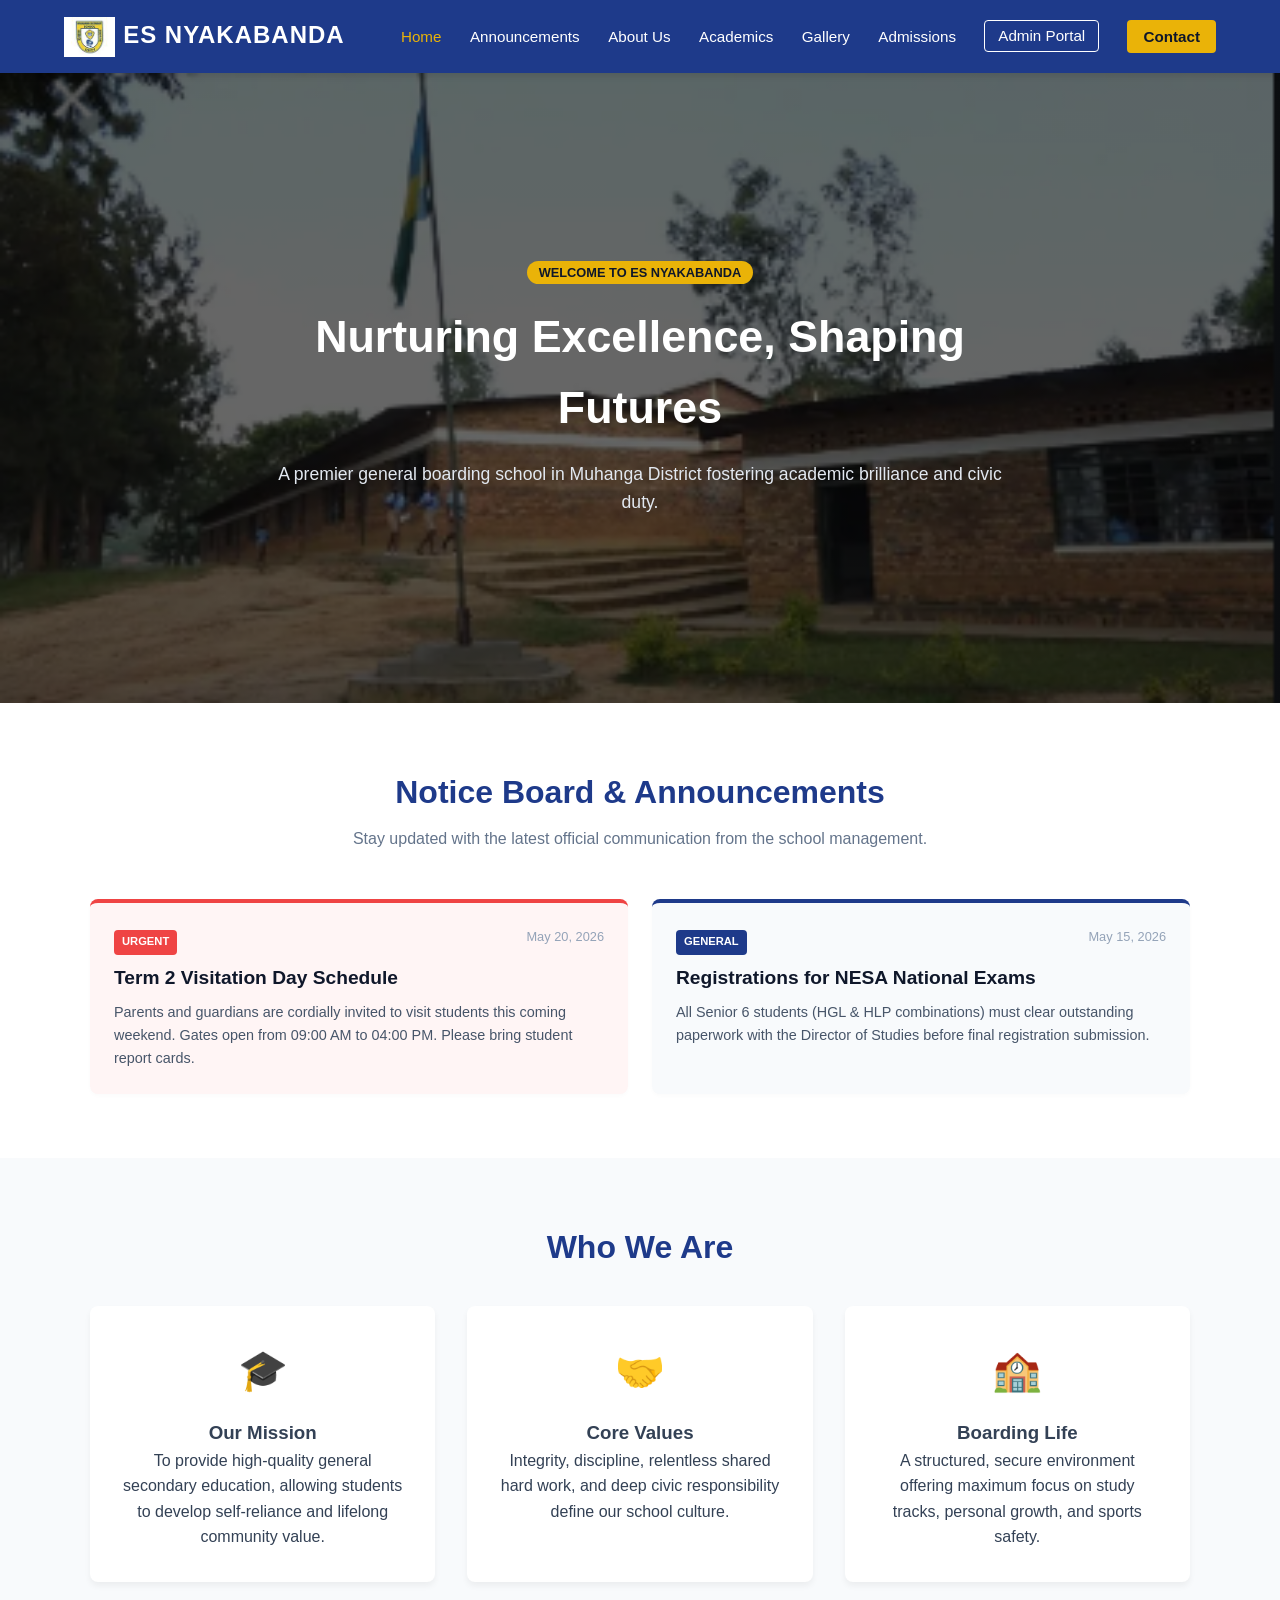
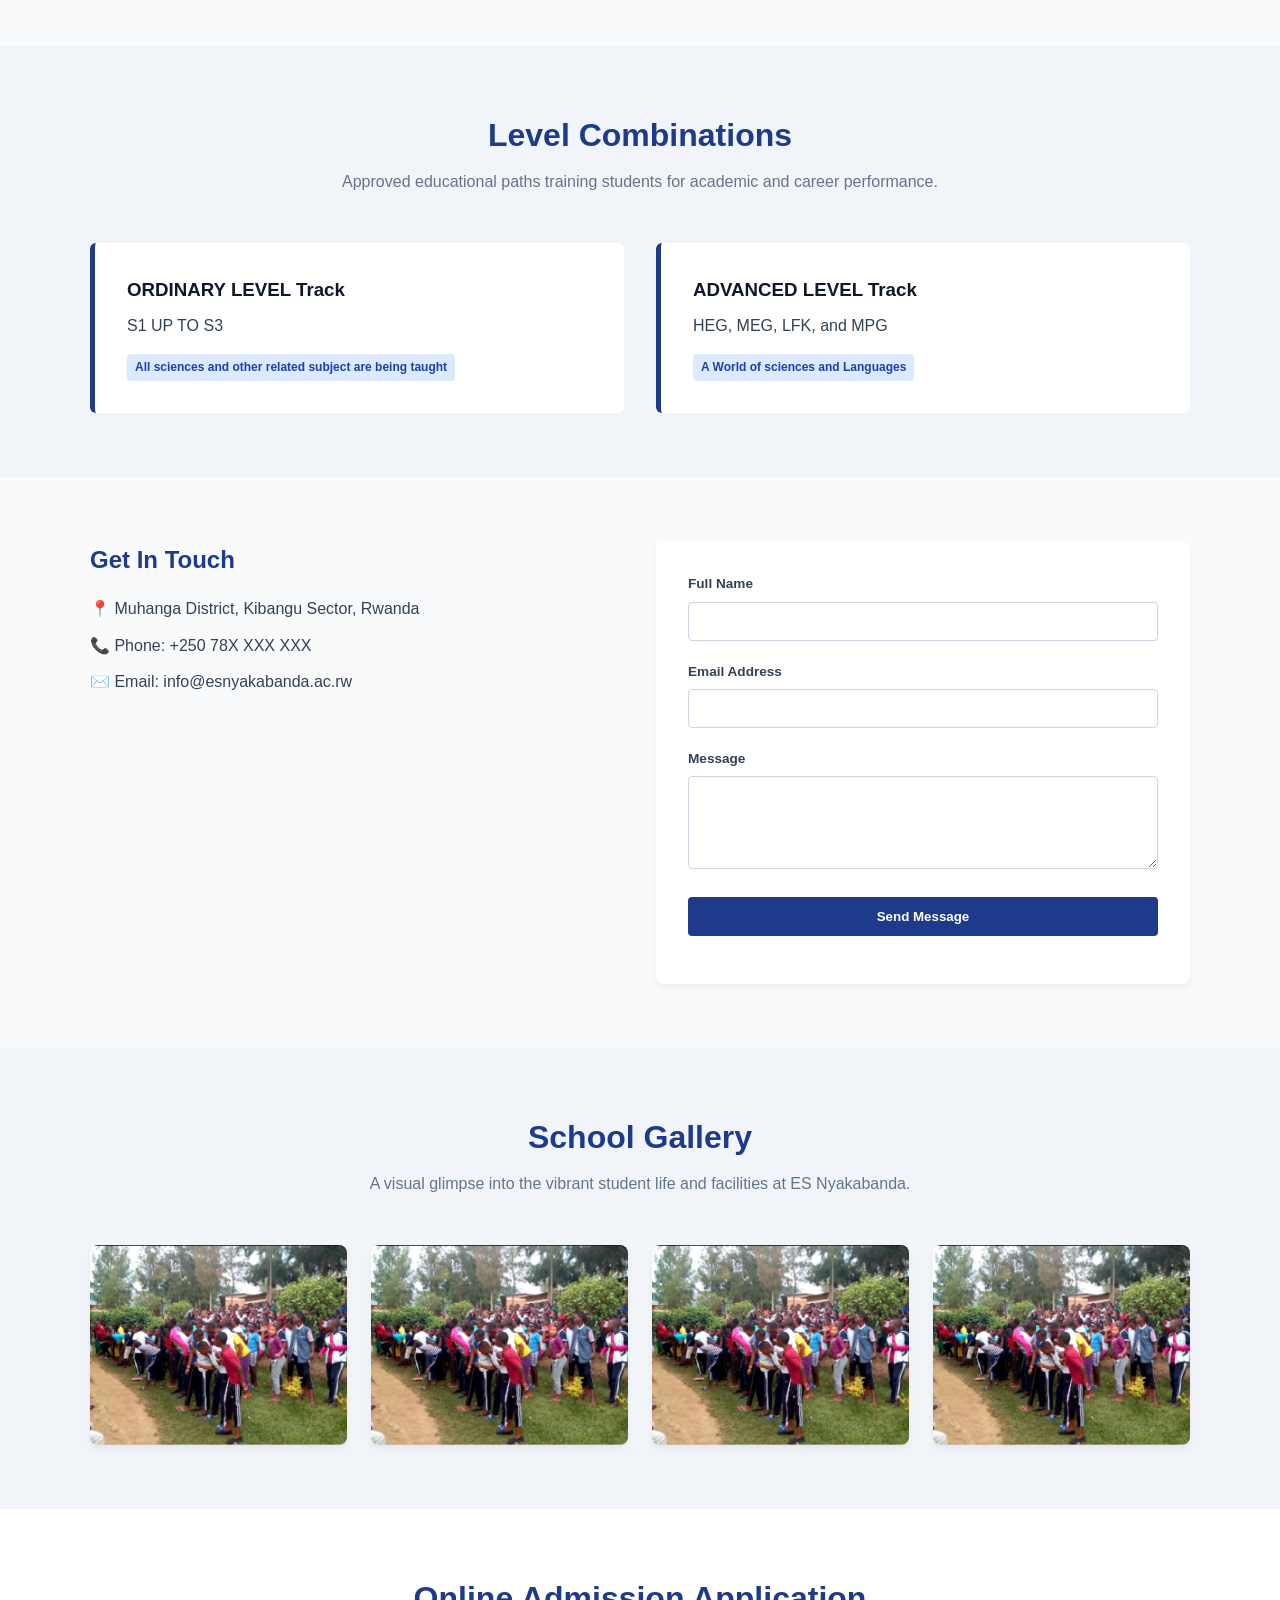
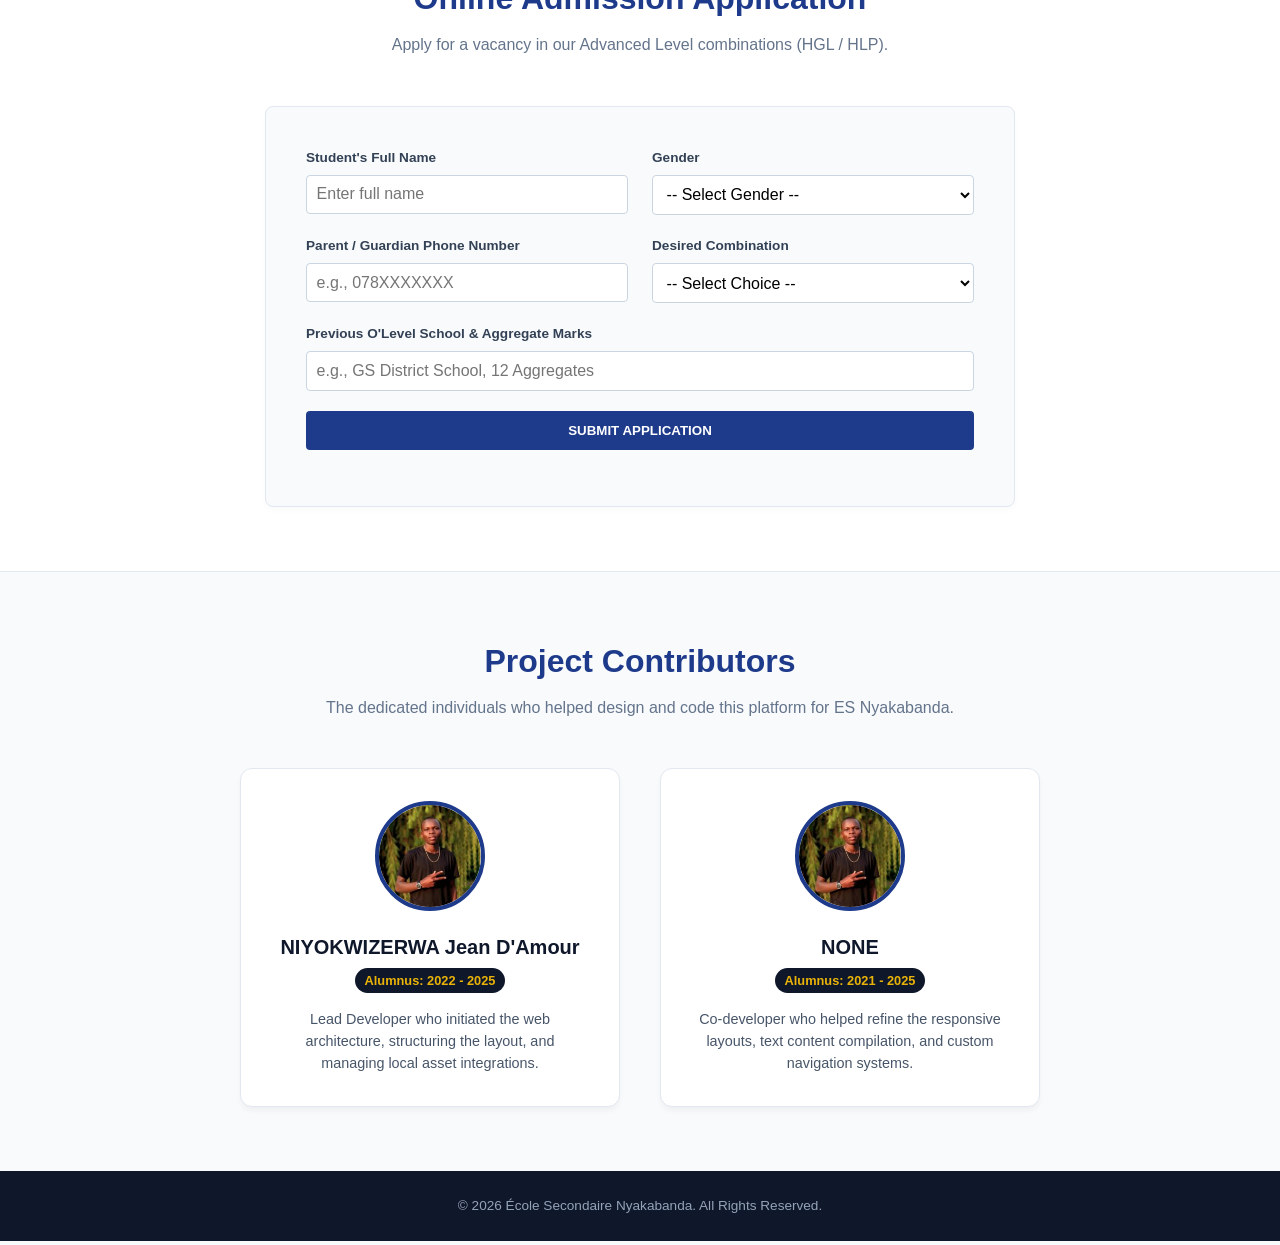
<file: index.html>
<!DOCTYPE html>
<html lang="en">
<head>
    <meta charset="UTF-8">
    <meta name="viewport" content="width=device-width, initial-scale=1.0">
    <title>ES Nyakabanda | Welcome</title>
    <link rel="icon" type="image/png" href="Logo.png">

    <!-- Linking external CSS file -->
    <link rel="stylesheet" href="style.css">
</head>
<body>

        <!-- 1. UPDATED NAVIGATION BAR (With your custom logo restored!) -->
    <header class="navbar">
        <div class="nav-container">
            <!-- RESTORED: Your school badge image path -->
            <a href="index.html" class="logo">
                <img src="Logo.jpg" alt="ES Nyakabanda Logo" style="height: 40px; width: auto; vertical-align: middle;">
                ES NYAKABANDA
            </a>
            
            <nav class="nav-links">
                <a href="index.html" class="active">Home</a>
                <a href="#announcements">Announcements</a>
                <a href="#about">About Us</a>
                <a href="#academics">Academics</a>               
                <a href="#gallery">Gallery</a>
                <a href="#admissions">Admissions</a>
                <a href="login.html" class="btn-admin">Admin Portal</a>
                <a href="#contact" class="btn-contact">Contact</a>
            </nav>
            <button class="menu-toggle" id="menuToggle" aria-label="Toggle Menu">
                <span></span><span></span><span></span>
            </button>
        </div>
    </header>

    <!-- UPDATED MOBILE DRAWER -->
    <div class="mobile-drawer" id="mobileDrawer">
        <a href="index.html">Home</a>
        <a href="#announcements">Announcements</a>
        <a href="#about">About Us</a>
        <a href="#academics">Academics</a>               
        <a href="#gallery">Gallery</a>
        <a href="#admissions">Admissions</a>
        <a href="login.html">Admin Portal</a>
        <a href="#contact">Contact</a>
    </div>

    <!-- 2. HERO SLIDESHOW SECTION (With your local computer photos restored!) -->
    <section class="hero-section">
        <!-- Slide 1: Main Campus View -->
        <div class="slide active" style="background-image: linear-gradient(rgba(0,0,0,0.6), rgba(0,0,0,0.6)), url('Image1.png');">
            <div class="hero-content">
                <span class="badge">Welcome to ES Nyakabanda</span>
                <h1>Nurturing Excellence, Shaping Futures</h1>
                <p>A premier general boarding school in Muhanga District fostering academic brilliance and civic duty.</p>
            </div>
        </div>
        <!-- Slide 2: Students Activity View -->
        <div class="slide" style="background-image: linear-gradient(rgba(0,0,0,0.6), rgba(0,0,0,0.6)), url('Poster.png');">
            <div class="hero-content">
                <span class="badge">Academics Focus</span>
                <h1>Preparing Tomorrow's Leaders</h1>
                <p>Rigorous national evaluation preparation with professional HGL and HLP combination tutoring tracks.</p>
            </div>
        </div>
    </section>

    <!-- NEW SECTION: STUDENT & PARENT ANNOUNCEMENT BOARD -->
    <section id="announcements" class="announcements-section">
        <div class="container">
            <h2 class="section-title">Notice Board & Announcements</h2>
            <p class="section-subtitle">Stay updated with the latest official communication from the school management.</p>
            
            <div class="announcements-container">
                <div class="notice-card urgent">
                    <div class="notice-badge">Urgent</div>
                    <span class="notice-date">May 20, 2026</span>
                    <h3>Term 2 Visitation Day Schedule</h3>
                    <p>Parents and guardians are cordially invited to visit students this coming weekend. Gates open from 09:00 AM to 04:00 PM. Please bring student report cards.</p>
                </div>

                <div class="notice-card">
                    <div class="notice-badge regular">General</div>
                    <span class="notice-date">May 15, 2026</span>
                    <h3>Registrations for NESA National Exams</h3>
                    <p>All Senior 6 students (HGL & HLP combinations) must clear outstanding paperwork with the Director of Studies before final registration submission.</p>
                </div>
            </div>
        </div>
    </section>

    <!-- 3. MISSION & CORE VALUES -->
    <section id="about" class="about-section">
        <div class="container">
            <h2 class="section-title">Who We Are</h2>
            <div class="grid-cards">
                <div class="card">
                    <div class="card-icon">🎓</div>
                    <h3>Our Mission</h3>
                    <p>To provide high-quality general secondary education, allowing students to develop self-reliance and lifelong community value.</p>
                </div>
                <div class="card">
                    <div class="card-icon">🤝</div>
                    <h3>Core Values</h3>
                    <p>Integrity, discipline, relentless shared hard work, and deep civic responsibility define our school culture.</p>
                </div>
                <div class="card">
                    <div class="card-icon">🏫</div>
                    <h3>Boarding Life</h3>
                    <p>A structured, secure environment offering maximum focus on study tracks, personal growth, and sports safety.</p>
                </div>
            </div>
        </div>
    </section>

    <!-- 4. ACADEMICS SECTION -->
    <section id="academics" class="academics-section">
        <div class="container">
            <h2 class="section-title">Level Combinations</h2>
            <p class="section-subtitle">Approved educational paths training students for academic and career performance.</p>
            <div class="grid-two">
                <div class="combo-box">
                    <h3>ORDINARY LEVEL Track</h3>
                    <p class="desc">S1 UP TO S3</p>
                    <span class="tag">All sciences and other related subject are being taught</span>
                </div>
                <div class="combo-box">
                    <h3>ADVANCED LEVEL Track</h3>
                    <p class="desc">HEG, MEG, LFK, and MPG</p>
                    <span class="tag">A World of sciences and Languages</span>
                </div>
            </div>
        </div>
    </section>

    <!-- 5. CONTACT & FOOTER SECTION -->
    <section id="contact" class="contact-section">
        <div class="container grid-two">
            <div class="contact-info">
                <h2>Get In Touch</h2>
                <p>📍 Muhanga District, Kibangu Sector, Rwanda</p>
                <p>📞 Phone: +250 78X XXX XXX</p>
                <p>✉️ Email: info@esnyakabanda.ac.rw</p>
            </div>
            <div class="contact-form-container">
                <!-- Javascript Form Validation Interface -->
                <form id="contactForm" onsubmit="return validateForm(event)">
                    <div class="form-group">
                        <label for="userName">Full Name</label>
                        <input type="text" id="userName" required>
                    </div>
                    <div class="form-group">
                        <label for="userEmail">Email Address</label>
                        <input type="email" id="userEmail" required>
                    </div>
                    <div class="form-group">
                        <label for="userMessage">Message</label>
                        <textarea id="userMessage" rows="4" required></textarea>
                    </div>
                    <button type="submit" class="submit-btn">Send Message</button>
                    <p id="formStatus" class="status-msg"></p>
                </form>
            </div>
        </div>
    </section>

        <!-- ======================================================== -->
    <!-- NEW SECTION A: SCHOOL GALLERY GRID                      -->
    <!-- ======================================================== -->
    <section id="gallery" class="gallery-section">
        <div class="container">
            <h2 class="section-title">School Gallery</h2>
            <p class="section-subtitle">A visual glimpse into the vibrant student life and facilities at ES Nyakabanda.</p>
            
            <div class="gallery-grid">
                <!-- Image 1 -->
                <div class="gallery-item">
                    <img src="students.png" alt="ES Nyakabanda Campus View">
                    <div class="gallery-overlay"><h3>School Main Campus</h3></div>
                </div>
                <!-- Image 2 -->
                <div class="gallery-item">
                    <img src="students.png" alt="Students Academic Activity">
                    <div class="gallery-overlay"><h3>Classroom Learning</h3></div>
                </div>
                <!-- Image 3 (Replace 'gallery_3.jpg' with any other photo you have) -->
                <div class="gallery-item">
                    <img src="students.png" alt="School Sports and Events" onerror="this.src='images/students_activity.jpg'">
                    <div class="gallery-overlay"><h3>Extracurricular & Sports</h3></div>
                </div>
                <!-- Image 4 (Replace 'gallery_4.jpg' with any other photo you have) -->
                <div class="gallery-item">
                    <img src="students.png" alt="Boarding Facilities" onerror="this.src='images/campus_main.jpg'">
                    <div class="gallery-overlay"><h3>Boarding Life</h3></div>
                </div>
            </div>
        </div>
    </section>

    <!-- ======================================================== -->
    <!-- NEW SECTION B: ADMISSION APPLICATION FORM               -->
    <!-- ======================================================== -->
    <section id="admissions" class="admissions-section">
        <div class="container">
            <h2 class="section-title">Online Admission Application</h2>
            <p class="section-subtitle">Apply for a vacancy in our Advanced Level combinations (HGL / HLP).</p>
            
            <div class="form-card-container">
                <form id="admissionForm" onsubmit="return handleAdmissionSubmit(event)">
                    <div class="form-row-two">
                        <div class="form-group">
                            <label for="studentName">Student's Full Name</label>
                            <input type="text" id="studentName" required placeholder="Enter full name">
                        </div>
                        <div class="form-group">
                            <label for="studentGender">Gender</label>
                            <select id="studentGender" required>
                                <option value="">-- Select Gender --</option>
                                <option value="Male">Male</option>
                                <option value="Female">Female</option>
                            </select>
                        </div>
                    </div>

                    <div class="form-row-two">
                        <div class="form-group">
                            <label for="parentContact">Parent / Guardian Phone Number</label>
                            <input type="tel" id="parentContact" required placeholder="e.g., 078XXXXXXX">
                        </div>
                        <div class="form-group">
                            <label for="targetCombination">Desired Combination</label>
                            <select id="targetCombination" required>
                                <option value="">-- Select Choice --</option>
                                <option value="HGL">HGL (History - Geography - Literature)</option>
                                <option value="HLP">HLP (History - Literature - Psychology)</option>
                            </select>
                        </div>
                    </div>

                    <div class="form-group">
                        <label for="previousSchool">Previous O'Level School & Aggregate Marks</label>
                        <input type="text" id="previousSchool" required placeholder="e.g., GS District School, 12 Aggregates">
                    </div>

                    <button type="submit" class="submit-btn text-uppercase">Submit Application</button>
                    <p id="admissionStatus" class="status-msg"></p>
                </form>
            </div>
        </div>
    </section>

        <!-- ======================================================== -->
    <!-- NEW SECTION: PROJECT CONTRIBUTORS & CREDITS             -->
    <!-- ======================================================== -->
    <section id="contributors" class="contributors-section">
        <div class="container">
            <h2 class="section-title">Project Contributors</h2>
            <p class="section-subtitle">The dedicated individuals who helped design and code this platform for ES Nyakabanda.</p>
            
            <div class="contributors-grid">
                <!-- Contributor 1 -->
                <div class="contributor-card">
                    <div class="avatar-container">
                        <!-- Replace 'contributor1.jpg' with their real picture name -->
                        <img src="mutara.png" alt="Contributor Name" class="contributor-img" onerror="this.src='images/logo.png'">
                    </div>
                    <h3>NIYOKWIZERWA Jean D'Amour</h3>
                    <span class="alum-tag">Alumnus: 2022 - 2025</span>
                    <p class="contributor-desc">Lead Developer who initiated the web architecture, structuring the layout, and managing local asset integrations.</p>
                </div>

                <!-- Contributor 2 -->
                <div class="contributor-card">
                    <div class="avatar-container">
                        <!-- Replace 'contributor2.jpg' with their real picture name -->
                        <img src="mutara.png" alt="Contributor Name" class="contributor-img" onerror="this.src='images/logo.png'">
                    </div>
                    <h3>NONE</h3>
                    <span class="alum-tag">Alumnus: 2021 - 2025</span>
                    <p class="contributor-desc">Co-developer who helped refine the responsive layouts, text content compilation, and custom navigation systems.</p>
                </div>
            </div>
        </div>
    </section>


    <footer class="footer">
        <p>&copy; 2026 École Secondaire Nyakabanda. All Rights Reserved.</p>
    </footer>

    <!-- Linking external JS file -->
    <script src="script.js"></script>
</body>
</html>
</file>
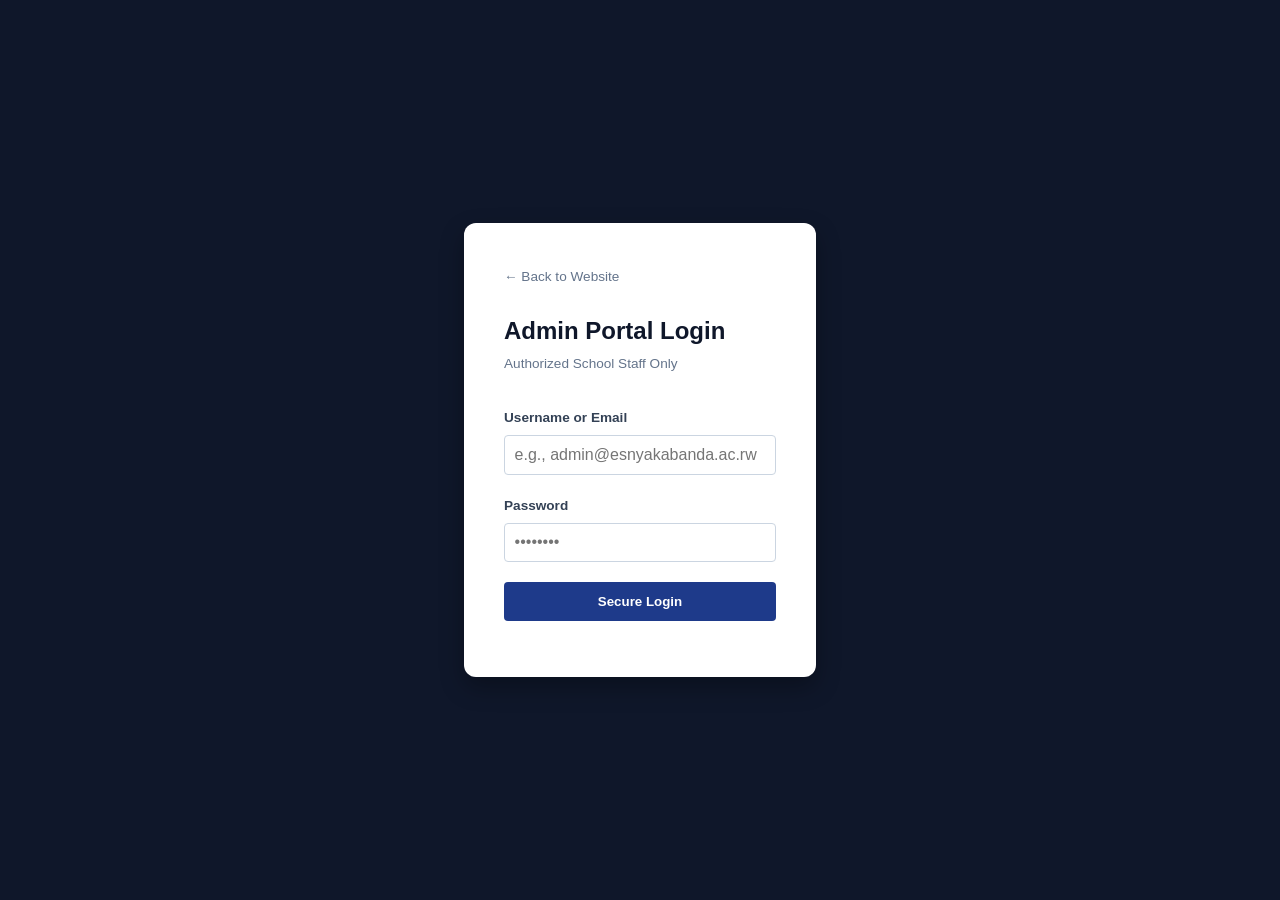
<file: Login.html>
<!DOCTYPE html>
<html lang="en">
<head>
    <meta charset="UTF-8">
    <meta name="viewport" content="width=device-width, initial-scale=1.0">
    <title>ES Nyakabanda | Admin Login</title>
    <link rel="icon" type="image/png" href="Logo.png">

    <link rel="stylesheet" href="style.css">
</head>
<body class="login-body">

    <div class="login-container">
        <div class="login-box">
            <a href="index.html" class="back-home">&larr; Back to Website</a>
            <h2>Admin Portal Login</h2>
            <p class="login-subtitle">Authorized School Staff Only</p>
            
            <form id="loginForm" onsubmit="handleLogin(event)">
                <div class="form-group">
                    <label for="adminUser">Username or Email</label>
                    <input type="text" id="adminUser" required placeholder="e.g., admin@esnyakabanda.ac.rw">
                </div>
                <div class="form-group">
                    <label for="adminPass">Password</label>
                    <input type="password" id="adminPass" required placeholder="••••••••">
                </div>
                <button type="submit" class="submit-btn">Secure Login</button>
                <p id="loginStatus" class="status-msg"></p>
            </form>
        </div>
    </div>

    <!-- Injecting the script helper directly for easy handling -->
    <script>
        function handleLogin(event) {
            event.preventDefault();
            
            const user = document.getElementById('adminUser').value;
            const pass = document.getElementById('adminPass').value;
            const status = document.getElementById('loginStatus');
            
            // Temporary static credentials for security testing simulation
            if (user === "admin" && pass === "Nyakabanda2026") {
                status.style.color = "green";
                status.innerText = "Access Granted! Redirecting to Dashboard...";
                
                // Simulate taking them to a dashboard panel
                setTimeout(() => {
                    alert("Dashboard backend system would load here!");
                }, 1500);
            } else {
                status.style.color = "red";
                status.innerText = "Invalid credentials. Please contact system manager.";
            }
        }
    </script>
</body>
</html>
</file>
<file: style.css>
/* --- Core Reset and Base Variables --- */
* {
    margin: 0;
    padding: 0;
    box-sizing: border-box;
}
html {
    scroll-behavior: smooth;
    font-family: 'Segoe UI', Tahoma, Geneva, Verdana, sans-serif;
}
:root {
    --primary-blue: #1e3a8a;
    --secondary-blue: #0f172a;
    --accent-yellow: #eab308;
    --text-dark: #334155;
    --bg-light: #f8fafc;
}
body {
    background-color: var(--bg-light);
    color: var(--text-dark);
    line-height: 1.6;
}
.container {
    width: 90%;
    max-width: 1100px;
    margin: 0 auto;
}

/* --- Navigation Layout --- */
.navbar {
    background-color: var(--primary-blue);
    position: sticky;
    top: 0;
    z-index: 1000;
    box-shadow: 0 4px 6px -1px rgba(0,0,0,0.1);
}
.nav-container {
    display: flex;
    justify-content: space-between;
    align-items: center;
    padding: 1rem 5%;
}
.logo {
    color: white;
    font-size: 1.5rem;
    font-weight: bold;
    text-decoration: none;
    letter-spacing: 1px;
}
.nav-links a {
    color: white;
    text-decoration: none;
    margin-left: 1.5rem;
    font-size: 0.95rem;
    font-weight: 500;
    transition: color 0.2s ease;
}
.nav-links a:hover, .nav-links a.active {
    color: var(--accent-yellow);
}
.nav-links a.btn-contact {
    background-color: var(--accent-yellow);
    color: var(--secondary-blue);
    padding: 0.5rem 1rem;
    border-radius: 4px;
    font-weight: bold;
}
.nav-links a.btn-contact:hover {
    background-color: #fde047;
}

/* --- Mobile Menu Drawer --- */
.menu-toggle {
    display: none;
    flex-direction: column;
    justify-content: space-around;
    width: 24px;
    height: 24px;
    background: transparent;
    border: none;
    cursor: pointer;
}
.menu-toggle span {
    width: 24px;
    height: 3px;
    background-color: white;
    border-radius: 2px;
}
.mobile-drawer {
    display: none;
    background-color: var(--secondary-blue);
    padding: 1rem;
    flex-direction: column;
}
.mobile-drawer a {
    color: white;
    text-decoration: none;
    padding: 0.75rem 0;
    border-bottom: 1px solid #1e293b;
}

/* --- Dynamic Slideshow Hero --- */
.hero-section {
    position: relative;
    height: 70vh;
    overflow: hidden;
}
.slide {
    position: absolute;
    top: 0;
    left: 0;
    width: 100%;
    height: 100%;
    opacity: 0;
    transition: opacity 1s ease-in-out;
    display: flex;
    align-items: center;
    justify-content: center;
    text-align: center;
     background-repeat: no-repeat;
    background-size: cover;
    background-position: center;
}
.slide.active {
    opacity: 1;
}
.hero-content {
    color: white;
    max-width: 800px;
    padding: 0 1.5rem;
}
.badge {
    background-color: var(--accent-yellow);
    color: var(--secondary-blue);
    padding: 0.25rem 0.75rem;
    font-size: 0.8rem;
    font-weight: bold;
    border-radius: 50px;
    text-transform: uppercase;
}
.hero-content h1 {
    font-size: 2.8rem;
    margin: 1rem 0;
}
.hero-content p {
    font-size: 1.1rem;
    color: #e2e8f0;
}

/* --- Responsive Sections & Cards --- */
.section-title {
    text-align: center;
    font-size: 2rem;
    color: var(--primary-blue);
    margin-bottom: 2rem;
}
.about-section, .academics-section, .contact-section {
    padding: 4rem 0;
}
.grid-cards {
    display: grid;
    grid-template-columns: repeat(auto-fit, minmax(280px, 1fr));
    gap: 2rem;
}
.card {
    background: white;
    padding: 2rem;
    border-radius: 8px;
    box-shadow: 0 4px 6px rgba(0,0,0,0.05);
    text-align: center;
    transition: transform 0.3s ease;
}
.card:hover {
    transform: translateY(-5px);
}
.card-icon {
    font-size: 2.5rem;
    margin-bottom: 1rem;
}

/* --- Academics Grid --- */
.section-subtitle {
    text-align: center;
    margin-top: -1.5rem;
    margin-bottom: 3rem;
    color: #64748b;
}
.academics-section {
    background-color: #f1f5f9;
}
.grid-two {
    display: grid;
    grid-template-columns: repeat(auto-fit, minmax(320px, 1fr));
    gap: 2rem;
}
.combo-box {
    background: white;
    padding: 2rem;
    border-radius: 6px;
    border-left: 5px solid var(--primary-blue);
}
.combo-box h3 {
    color: var(--secondary-blue);
    margin-bottom: 0.5rem;
}
.tag {
    display: inline-block;
    background-color: #dbeafe;
    color: #1e40af;
    font-size: 0.75rem;
    padding: 0.25rem 0.5rem;
    border-radius: 4px;
    margin-top: 1rem;
    font-weight: bold;
}

/* --- Interactive Validation Form --- */
.contact-info h2 {
    color: var(--primary-blue);
    margin-bottom: 1rem;
}
.contact-info p {
    margin-bottom: 0.7rem;
}
.contact-form-container {
    background: white;
    padding: 2rem;
    border-radius: 8px;
    box-shadow: 0 4px 6px rgba(0,0,0,0.05);
}
.form-group {
    margin-bottom: 1.25rem;
}
.form-group label {
    display: block;
    font-size: 0.85rem;
    font-weight: 600;
    margin-bottom: 0.4rem;
}
.form-group input, .form-group textarea {
    width: 100%;
    padding: 0.6rem;
    border: 1px solid #cbd5e1;
    border-radius: 4px;
    font-size: 1rem;
}
.submit-btn {
    background-color: var(--primary-blue);
    color: white;
    border: none;
    padding: 0.75rem 1.5rem;
    border-radius: 4px;
    cursor: pointer;
    font-weight: bold;
    width: 100%;
}
.submit-btn:hover {
    background-color: var(--secondary-blue);
}
.status-msg {
    margin-top: 1rem;
    font-size: 0.9rem;
    font-weight: bold;
    text-align: center;
}

/* --- Footer Setup --- */
.footer {
    background-color: var(--secondary-blue);
    color: #94a3b8;
    text-align: center;
    padding: 1.5rem 0;
    font-size: 0.85rem;
}

/* --- Media Breakpoint Updates --- */
@media (max-width: 768px) {
    .nav-links { display: none; }
    .menu-toggle { display: flex; }
    .mobile-drawer.open { display: flex; }
    .hero-content h1 { font-size: 2rem; }
}

/* --- Announcements Notice Board Styles --- */
.announcements-section {
    background-color: #ffffff;
    padding: 4rem 0;
}
.announcements-container {
    display: grid;
    grid-template-columns: repeat(auto-fit, minmax(300px, 1fr));
    gap: 1.5rem;
    margin-top: 2rem;
}
.notice-card {
    background: #f8fafc;
    padding: 1.5rem;
    border-radius: 8px;
    border-top: 4px solid var(--primary-blue);
    box-shadow: 0 2px 4px rgba(0,0,0,0.02);
}
.notice-card.urgent {
    border-top-color: #ef4444;
    background-color: #fff5f5;
}
.notice-badge {
    display: inline-block;
    font-size: 0.7rem;
    font-weight: bold;
    text-transform: uppercase;
    padding: 0.2rem 0.5rem;
    border-radius: 4px;
    color: white;
    background-color: var(--primary-blue);
    margin-bottom: 0.5rem;
}
.notice-card.urgent .notice-badge {
    background-color: #ef4444;
}
.notice-date {
    float: right;
    font-size: 0.8rem;
    color: #94a3b8;
}
.notice-card h3 {
    font-size: 1.2rem;
    color: var(--secondary-blue);
    margin-bottom: 0.5rem;
    clear: both;
}
.notice-card p {
    font-size: 0.9rem;
    color: #475569;
}

/* --- Admin Button Style --- */
.nav-links a.btn-admin {
    border: 1px solid white;
    padding: 0.4rem 0.8rem;
    border-radius: 4px;
}
.nav-links a.btn-admin:hover {
    background-color: rgba(255, 255, 255, 0.1);
    color: white;
}

/* --- Login Page Styles --- */
.login-body {
    background-color: var(--secondary-blue);
    display: flex;
    justify-content: center;
    align-items: center;
    min-height: 100vh;
}
.login-container {
    width: 100%;
    max-width: 400px;
    padding: 1.5rem;
}
.login-box {
    background: white;
    padding: 2.5rem;
    border-radius: 12px;
    box-shadow: 0 10px 25px rgba(0,0,0,0.3);
}
.back-home {
    display: inline-block;
    text-decoration: none;
    color: #64748b;
    font-size: 0.85rem;
    margin-bottom: 1.5rem;
}
.back-home:hover {
    color: var(--primary-blue);
}
.login-box h2 {
    color: var(--secondary-blue);
    margin-bottom: 0.2rem;
}
.login-subtitle {
    font-size: 0.85rem;
    color: #64748b;
    margin-bottom: 2rem;
}

/* --- Campus Gallery Layout --- */
.gallery-section {
    background-color: #f1f5f9;
    padding: 4rem 0;
}
.gallery-grid {
    display: grid;
    grid-template-columns: repeat(auto-fit, minmax(240px, 1fr));
    gap: 1.5rem;
    margin-top: 2rem;
}
.gallery-item {
    position: relative;
    border-radius: 8px;
    overflow: hidden;
    height: 200px;
    box-shadow: 0 4px 6px rgba(0,0,0,0.05);
}
.gallery-item img {
    width: 100%;
    height: 100%;
    object-fit: cover;
    transition: transform 0.4s ease;
}
.gallery-overlay {
    position: absolute;
    bottom: 0;
    left: 0;
    width: 100%;
    background: linear-gradient(transparent, rgba(15, 23, 42, 0.9));
    color: white;
    padding: 1rem;
    opacity: 0;
    transition: opacity 0.3s ease;
}
.gallery-item:hover img {
    transform: scale(1.08);
}
.gallery-item:hover .gallery-overlay {
    opacity: 1;
}

/* --- Admission Form Layout --- */
.admissions-section {
    background-color: #ffffff;
    padding: 4rem 0;
}
.form-card-container {
    background: #f8fafc;
    max-width: 750px;
    margin: 2rem auto 0 auto;
    padding: 2.5rem;
    border-radius: 8px;
    border: 1px solid #e2e8f0;
    box-shadow: 0 4px 6px rgba(0,0,0,0.02);
}
.form-row-two {
    display: grid;
    grid-template-columns: repeat(auto-fit, minmax(280px, 1fr));
    gap: 1.5rem;
}
.form-card-container select {
    width: 100%;
    padding: 0.6rem;
    border: 1px solid #cbd5e1;
    border-radius: 4px;
    font-size: 1rem;
    background-color: white;
}
.text-uppercase {
    text-transform: uppercase;
}
/* --- Project Contributors Section Styles --- */
.contributors-section {
    background-color: #f8fafc;
    padding: 4rem 0;
    border-top: 1px solid #e2e8f0;
}
.contributors-grid {
    display: grid;
    grid-template-columns: repeat(auto-fit, minmax(280px, 1fr));
    gap: 2.5rem;
    max-width: 800px;
    margin: 3rem auto 0 auto;
}
.contributor-card {
    background: #ffffff;
    border: 1px solid #e2e8f0;
    border-radius: 12px;
    padding: 2rem;
    text-align: center;
    box-shadow: 0 4px 6px -1px rgba(0, 0, 0, 0.05);
    transition: transform 0.3s ease;
}
.contributor-card:hover {
    transform: translateY(-5px);
}
.avatar-container {
    width: 110px;
    height: 110px;
    margin: 0 auto 1.2rem auto;
    border-radius: 50%;
    overflow: hidden;
    border: 4px solid var(--primary-blue);
    background-color: #f1f5f9;
}
.contributor-img {
    width: 100%;
    height: 100%;
    object-fit: cover;
}
.contributor-card h3 {
    color: var(--secondary-blue);
    font-size: 1.25rem;
    margin-bottom: 0.25rem;
}
.alum-tag {
    display: inline-block;
    font-size: 0.8rem;
    font-weight: 600;
    color: var(--accent-yellow);
    background-color: var(--secondary-blue);
    padding: 0.15rem 0.6rem;
    border-radius: 50px;
    margin-bottom: 1rem;
}
.contributor-desc {
    font-size: 0.9rem;
    color: #475569;
    line-height: 1.5;
}
</file>
